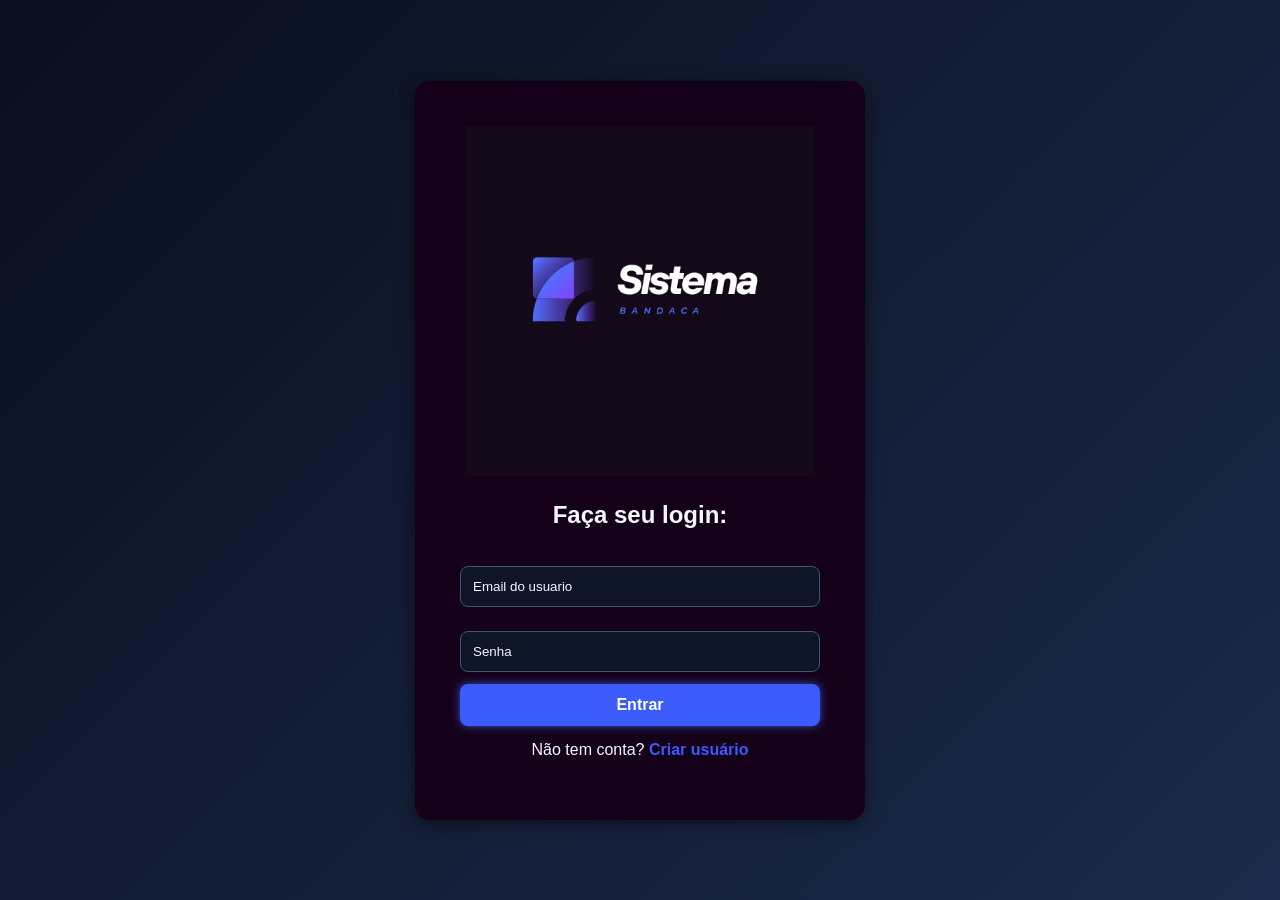
<file: front-end/index.html>
<!DOCTYPE html>
<html lang="pt-BR">
<head>
<meta charset="UTF-8" />
<meta name="viewport" content="width=device-width, initial-scale=1.0" />
<title>Página de Login</title>
<link rel="stylesheet" href="index.css" />
</head>
<body>
<div class="container">
<img src="logo.png" class="logo">
<h2>Faça seu login:</h2>


<input type="text" id="usuario" placeholder="Email do usuario" />
<input type="password" id="senha" placeholder="Senha" />


<button onclick="entrar(event)">Entrar</button>
<p class="criar">
    Não tem conta? <a href="cadastro.html">Criar usuário</a>
</p>
</div>


<script src="index.js"></script>
</body>
</html>
</file>
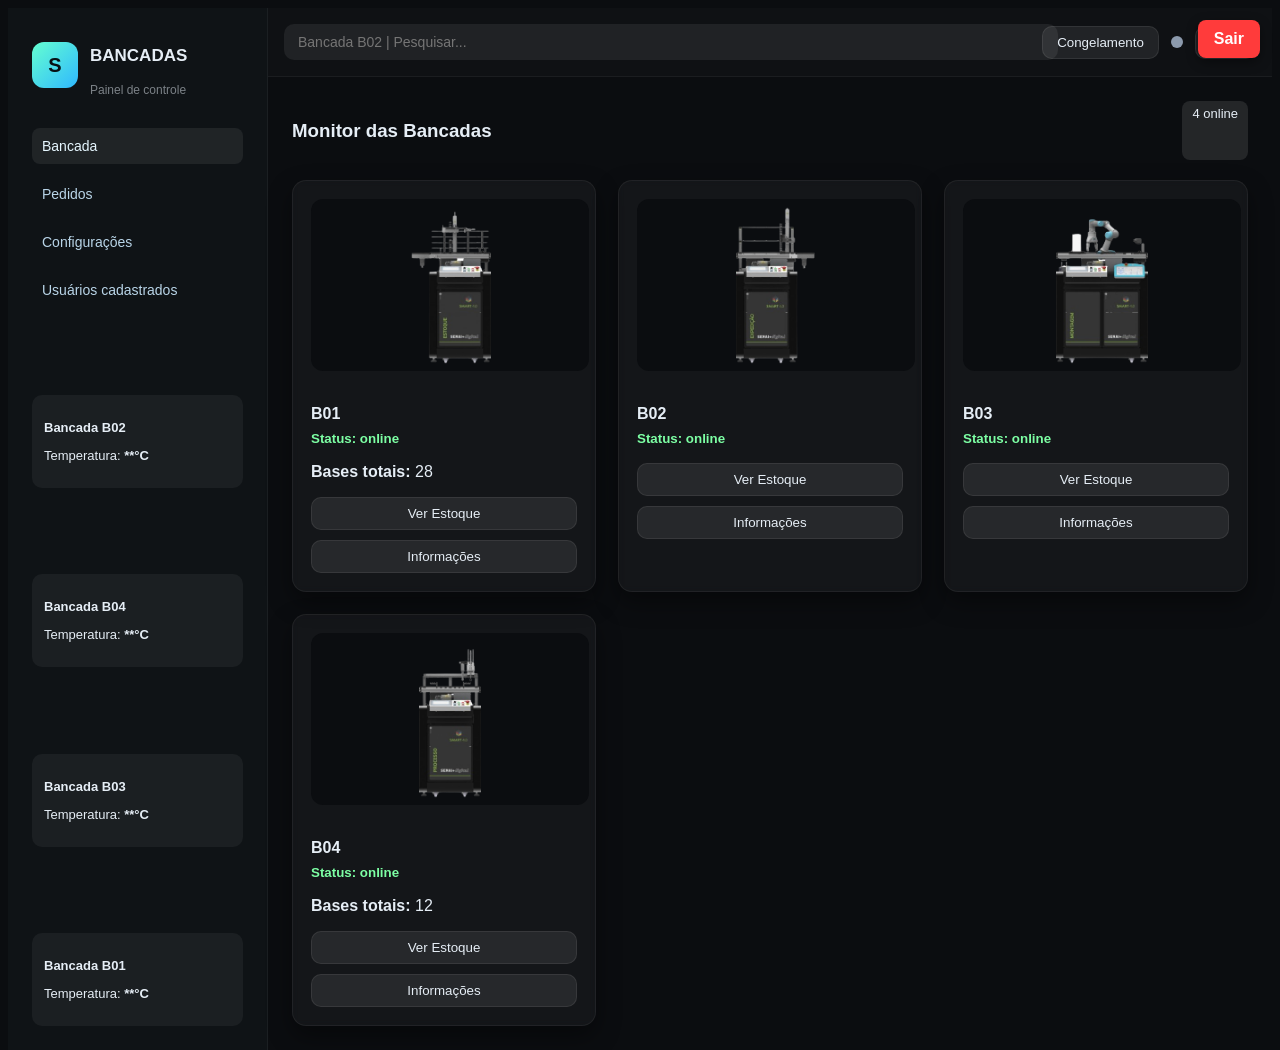
<file: front-end/bancada.html>
<!DOCTYPE html>
<html lang="pt-BR">
<head>
    <meta charset="UTF-8">
    <meta name="viewport" content="width=device-width, initial-scale=1.0">
    <title>Painel Industrial</title>
    <link rel="stylesheet" href="bancada.css">
</head>
<body>

<a href="index.html" class="logout">Sair</a>

<div class="app" id="app">

    <!-- MENU LATERAL -->
    <aside class="sidebar">
        <div class="brand">
            <div class="logo">S</div>
            <div class="brand-info">
                <h2>BANCADAS</h2>
                <span>Painel de controle</span>
            </div>
        </div>

        <nav class="menu">
            <a href="#" class="active">Bancada</a>
           <a href="pedidos.html">Pedidos</a>
            <a href="#">Configurações</a>
            <a href="usuarios.cadastrados.html">Usuários cadastrados</a>

        </nav>

        <div class="status-box">
            <p><strong>Bancada B02</strong></p>
            <p>Temperatura: <strong>**°C</strong></p>
        </div>
        <div class="status-box">
    <p><strong>Bancada B04</strong></p>
    <p>Temperatura: <strong>**°C</strong></p>
</div>
<div class="status-box">
    <p><strong>Bancada B03</strong></p>
    <p>Temperatura: <strong>**°C</strong></p>
</div>
<div class="status-box">
    <p><strong>Bancada B01</strong></p>
    <p>Temperatura: <strong>**°C</strong></p>
</div>


    </aside>

    <!-- ÁREA PRINCIPAL -->
    <main class="main">

        <header class="topbar">
            <div class="search-box">
                <input id="search" placeholder="Bancada B02 | Pesquisar...">
            </div>

            <button id="freezeBtn" class="btn">Congelamento</button>
            <div id="freezeDot" class="dot"></div>

            <button class="btn">Novo</button>
        </header>

        <section class="content">

            <div class="content-header">
                <h3>Monitor das Bancadas</h3>
                <span class="badge" id="onlineCount">4 online</span>
            </div>

            <div class="grid" id="grid">
                <!-- CARDS das 4 BANCADAS serão gerados pelo JS -->
            </div>

        </section>

    </main>
</div>

<div id="frozenBanner" class="frozen-banner">CONGELAMENTO ATIVADO</div>

<script src="bandaca.js"></script>
</body>
</html>
</file>
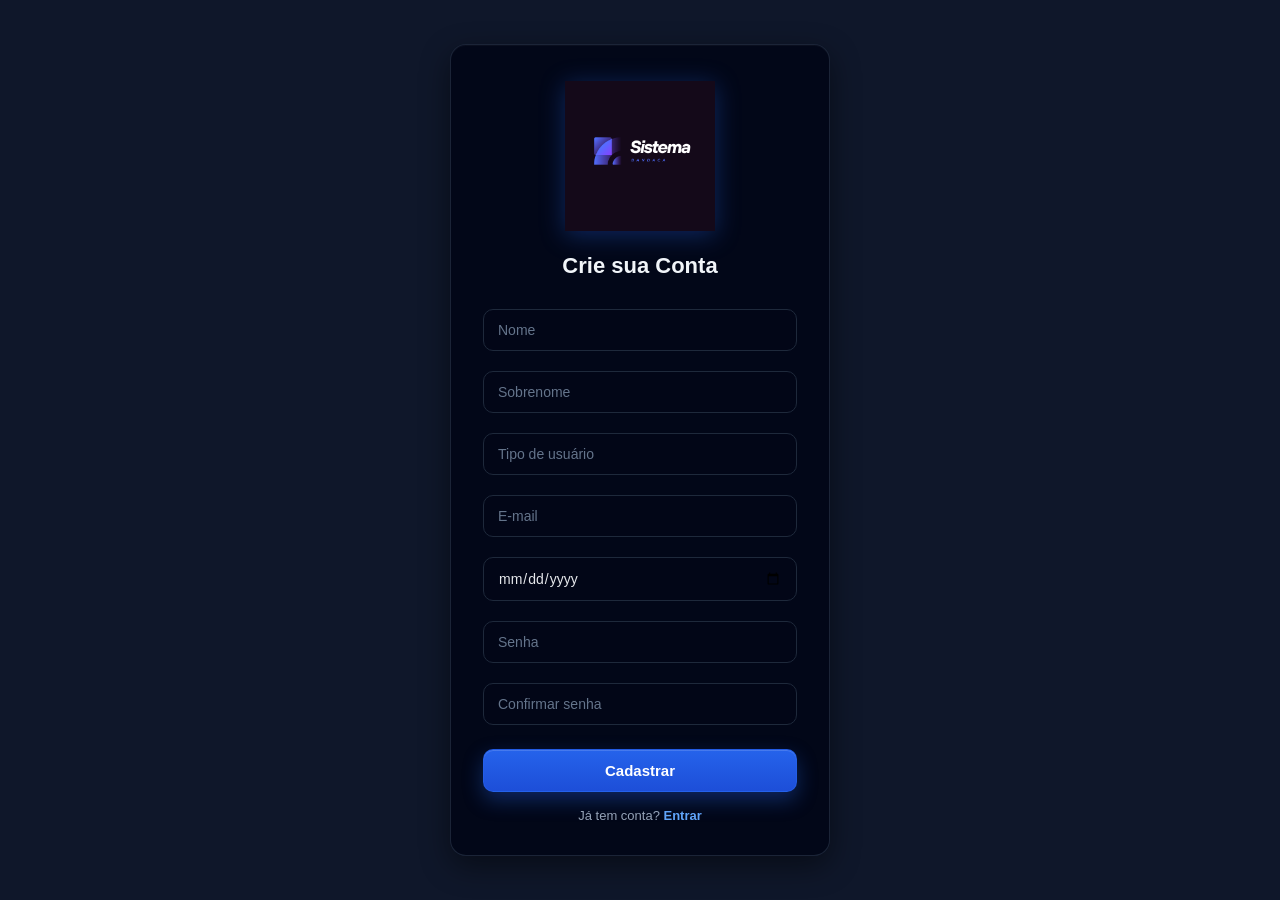
<file: front-end/cadastro.html>
<!DOCTYPE html>
<html lang="pt-BR">
<head>
    <meta charset="utf-8" />
    <meta name="viewport" content="width=device-width,initial-scale=1" />
    <title>Cadastro de Usuário</title>
    <link rel="stylesheet" href="cadastro.css">
</head>
<body>
    <div class="container">
        <img src="logo.png" class="logo" alt="Logo do Sistema">
        <h2>Crie sua Conta</h2>

        <form id="formCadastro" novalidate>

            <input name="nome" type="text" placeholder="Nome" required>
            <input name="sobrenome" type="text" placeholder="Sobrenome" required>
<input name="tipo_usuario" type="text" placeholder="Tipo de usuário" required>


            <input name="email" type="email" placeholder="E-mail" required>

            <label class="data-label"></label>
            <input name="nascimento" type="date" required>

            <input name="senha" id="senha" type="password" placeholder="Senha" required>
            <input name="confirma" id="confirma" type="password" placeholder="Confirmar senha" required>

            <button type="submit">Cadastrar</button>
        </form>

        <p class="voltar">Já tem conta? <a href="index.html">Entrar</a></p>
    </div>

<script>
document.addEventListener('DOMContentLoaded', function () {
    const form = document.getElementById('formCadastro');
    if (!form) return;

    form.addEventListener('submit', function (e) {
        e.preventDefault();

        const nome = form.elements['nome'].value.trim();
        const sobrenome = form.elements['sobrenome'].value.trim();
        const  tipo_usuario = form.elements['tipo_usuario'].value.trim();
        const email = form.elements['email'].value.trim();
        const nascimento = form.elements['nascimento'].value;
        const senha = form.elements['senha'].value;
        const confirma = form.elements['confirma'].value;
       
       

        if (!nome || !sobrenome || !email || !nascimento || !senha || !tipo_usuario || !confirma) {
            alert('Por favor, preencha todos os campos.');
            return;
        }


        if (senha !== confirma) {
            alert('As senhas não coincidem.');
            return;
        }

        try {
            const user = { nome, sobrenome, tipo_usuario, email, nascimento, senha }
            fetch("http://localhost:1880/api/usuario/cadastrar", {
                method:"POST",
                headers: {
                    "Content-Type":"Application/JSON"
                },
                body:JSON.stringify(user)
            })
        } catch (err) {
            console.warn('Erro ao salvar no localStorage:', err);
        }

        alert('Cadastro realizado com sucesso! Redirecionando...');
        setTimeout(() => {
            window.location.href = "index.html";
        }, 700);
    });
});

</script>
 
</body>
</html>
</file>
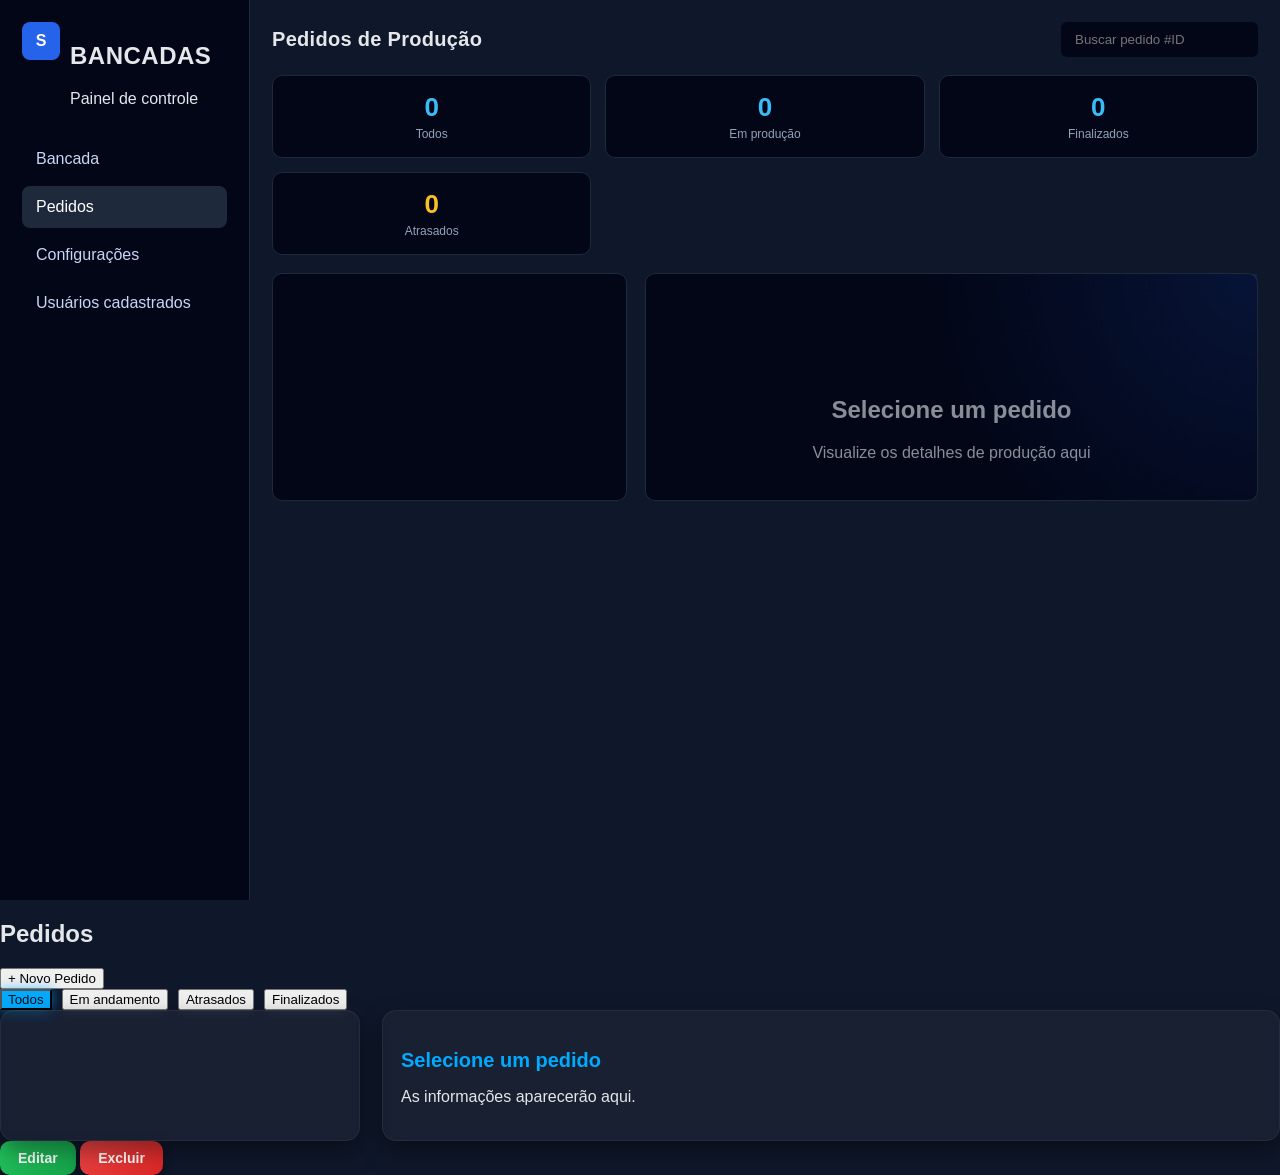
<file: front-end/pedidos.html>
<!DOCTYPE html>
<html lang="pt-BR">
<head>
  <meta charset="UTF-8" />
  <meta name="viewport" content="width=device-width, initial-scale=1.0"/>
  <title>Painel • Pedidos</title>
  <link rel="stylesheet" href="pedidos.css"/>
</head>
<body>
<div class="app">

  <aside class="sidebar">
    <div class="brand">
      <div class="logo">S</div>
      <div class="brand-info">
        <h2>BANCADAS</h2>
        <span>Painel de controle</span>
      </div>
    </div>

    <nav class="menu">
      <a href="bancada.html">Bancada</a>
      <a href="pedidos.html" class="active">Pedidos</a>
      <a href="#">Configurações</a>
      <a href="usuarios.cadastrados.html">Usuários cadastrados</a>
    </nav>
  </aside>

  <main class="main">
    <header class="topbar">
      <h1>Pedidos de Produção</h1>
      <input id="search" class="search" placeholder="Buscar pedido #ID"/>
    </header>

<section class="kpis">
  <div class="kpi filter active" data-filter="all">
    <span id="kpiAll">0</span>
    <small>Todos</small>
  </div>
  <div class="kpi filter" data-filter="prod">
    <span id="kpiProd">0</span>
    <small>Em produção</small>
  </div>
  <div class="kpi filter" data-filter="done">
    <span id="kpiDone">0</span>
    <small>Finalizados</small>
  </div>
  <div class="kpi filter warn" data-filter="late">
    <span id="kpiLate">0</span>
    <small>Atrasados</small>
  </div>
</section>
    <section class="orders">
      <div class="orders-list" id="lista-pedidos"></div>
      <div class="order-details" id="detalhes">
        <div class="empty">
          <h2>Selecione um pedido</h2>
          <p>Visualize os detalhes de produção aqui</p>
        </div>
      </div>
    </section>
  </main>
</div>
<div class="content">
<div class="content-header">
  <h2>Pedidos</h2>

  <button class="btn novo-pedido" onclick="novoPedido()">
    + Novo Pedido
  </button>

  <div class="filtros">
      <button class="btn filtro active" data-status="todos">Todos</button>
      <button class="btn filtro" data-status="andamento">Em andamento</button>
      <button class="btn filtro" data-status="atrasado">Atrasados</button>
      <button class="btn filtro" data-status="finalizado">Finalizados</button>
    </div>
  </div>

  <div class="pedidos-layout">
    <div class="pedidos-lista" id="listaPedidos"></div>

    <div class="pedido-detalhes" id="detalhesPedido">
      <h3>Selecione um pedido</h3>
      <p>As informações aparecerão aqui.</p>
    </div>
  </div>
</div>

  <button class="btn-pedido edit-pedido">Editar</button>
  <button class="btn-pedido delete-pedido">Excluir</button>
</td>
<script src="pedidos.js"></script>
<div id="modalPedido" class="modal" style="display:none;">
  <div class="modal-content">
    <h2>Novo Pedido</h2>

    <input type="text" id="cliente" placeholder="Cliente">
    <input type="text" id="produto" placeholder="Produto">

    <button onclick="salvarPedido()">Salvar</button>
    <button onclick="fecharModal()">Cancelar</button>
  </div>
</div>
</body>
</html>
</file>
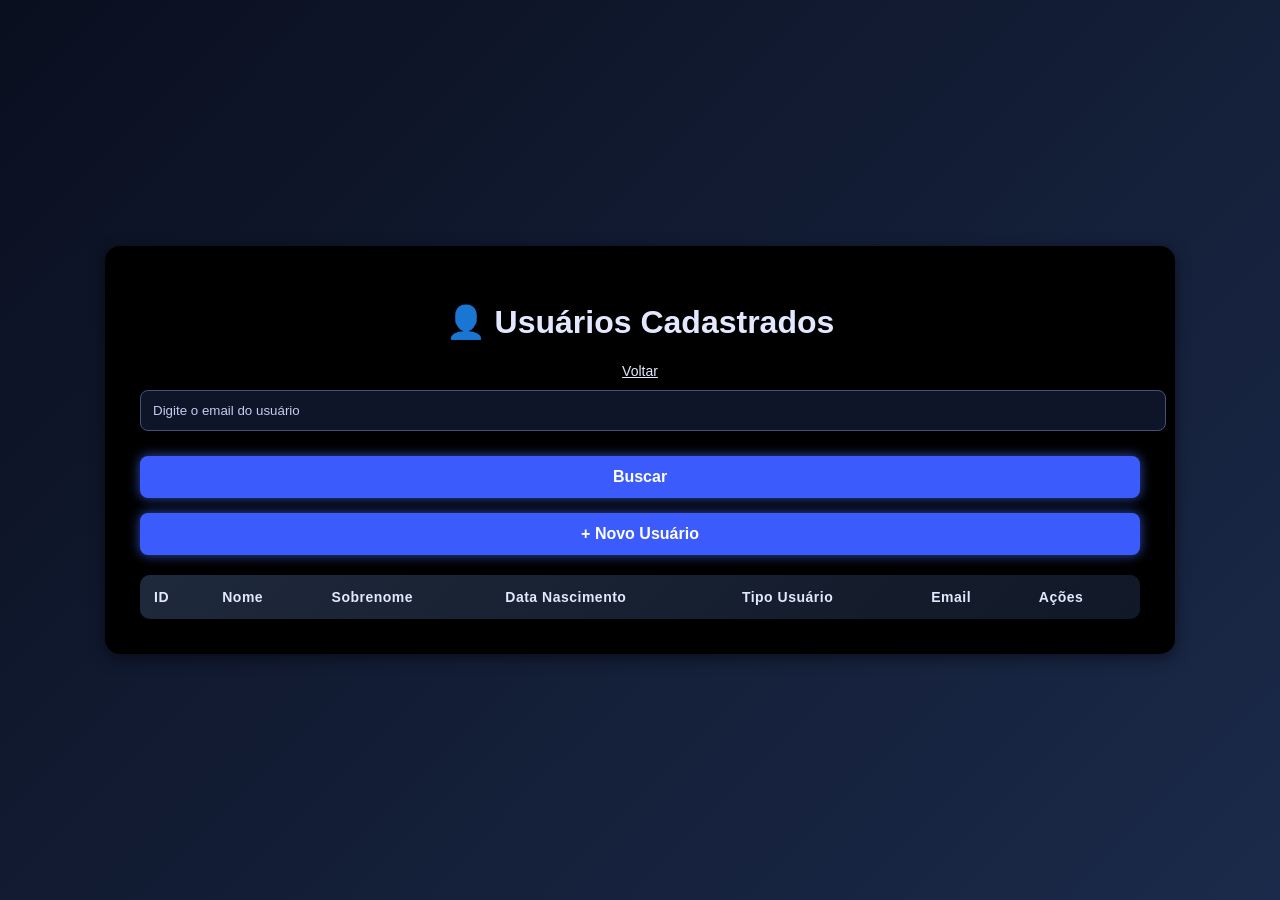
<file: front-end/usuarios.cadastrados.html>
<!DOCTYPE html>
<html lang="pt-BR">
<head>
<meta charset="UTF-8">
<meta name="viewport" content="width=device-width, initial-scale=1.0">
<title>Usuários cadastrados</title>
<link rel="stylesheet" href="usuarios.css">
</head>

<body>

<div class="container">

<header class="header">
<h1>👤 Usuários Cadastrados</h1>
<a href="bancada.html" class="btn voltar">Voltar</a>
</header>

<div class="top-bar">
<input type="text" id="inputBusca" placeholder="Digite o email do usuário">
<button onclick="buscar()">Buscar</button>
<button class="btn add">+ Novo Usuário</button>
</div>

<div class="card">

<table class="user-table">

<thead>
<tr>
<th>ID</th>
<th>Nome</th>
<th>Sobrenome</th>
<th>Data Nascimento</th>
<th>Tipo Usuário</th>
<th>Email</th>
<th>Ações</th>
</tr>
</thead>

<tbody id="tabelaUsuarios">
<!-- JS insere os usuários aqui -->
</tbody>

</table>

</div>

</div>

<script>

document.addEventListener("DOMContentLoaded", () => {

const botaoNovo = document.querySelector(".btn.add");

botaoNovo.addEventListener("click", () => {
window.location.href = "cadastro.html";
});

});

</script>

<script src="usuarios.js"></script>

</body>
</html>
</file>
<file: front-end/index.css>
body {
margin: 0;
padding: 0;
font-family: Arial, Helvetica, sans-serif;
background: linear-gradient(135deg, #0a0f1f, #1b2a4a);
height: 100vh;
display: flex;
justify-content: center;
align-items: center;
}


.container {
background: #140019;
width: 360px;
padding: 45px;
border-radius: 15px;
box-shadow: 0 4px 15px rgba(0,0,0,0.5);
text-align: center;
color: #e3e8ff;
}


.logo {
    width: 350px;     
    height: 350px;    
    display: block;
    margin: 0 auto 25px;
    object-fit: contain;
}


h2 {
margin-bottom: 25px;
color: #f5f7ff;
font-weight: bold;
}


input {
width: 100%;
padding: 12px;
box-sizing: border-box;
margin: 12px 0;
border-radius: 8px;
border: 1px solid #44527a;
background: #0e1528;
color: #f5f7ff;
}


input::placeholder {
color: #f5f7ff;
}


button {
width: 100%;
padding: 12px;
background: #3b5bfd;
border: none;
color: white;
font-size: 16px;
border-radius: 8px;
cursor: pointer;
font-weight: bold;
transition: 0.3s;
box-shadow: 0 0 10px rgba(70,110,255,0.7);
}

.criar {
    margin-top: 15px;
    color: #f5f7ff;
}

.criar a {
    color: #3b5bfd;
    font-weight: bold;
    text-decoration: none;
}

.criar a:hover {
    text-decoration: underline;
}
button:hover {
background: #2944c7;
box-shadow: 0 0 12px rgba(120,150,255,0.9);
}
</file>
<file: front-end/bancada.css>
atualize * {
    margin: 0;
    padding: 0;
    box-sizing: border-box;
}

body {
    font-family: "Inter", Arial, sans-serif;
    background: #0b0d10;
    color: #e6eef6;
}

/* LAYOUT GERAL */
.app {
    display: grid;
    grid-template-columns: 260px 1fr;
    height: 100vh;
}

/* SIDEBAR */
.sidebar {
    background: #0f1316;
    padding: 24px;
    display: flex;
    flex-direction: column;
    border-right: 1px solid rgba(255,255,255,0.05);
}

.brand {
    display: flex;
    align-items: center;
    gap: 12px;
    margin-bottom: 30px;
}

.logo {
    width: 46px;
    height: 46px;
    border-radius: 12px;
    background: linear-gradient(135deg, #64ffd1, #2fb8ff);
    display: flex;
    justify-content: center;
    align-items: center;
    color: #071013;
    font-weight: 700;
    font-size: 20px;
}

.brand-info h2 {
    font-size: 17px;
    font-weight: 700;
}
.brand-info span {
    font-size: 12px;
    opacity: 0.5;
}

.menu {
    display: flex;
    flex-direction: column;
    gap: 12px;
}

.menu a {
    padding: 10px;
    border-radius: 8px;
    text-decoration: none;
    color: #b9d5e8;
    font-size: 14px;
}

.menu a:hover,
.menu a.active {
    background: rgba(255,255,255,0.07);
    color: #e6f7ff;
}

.status-box {
    margin-top: auto;
    background: rgba(255,255,255,0.05);
    padding: 12px;
    border-radius: 10px;
    font-size: 13px;
}

/* TOPBAR */
.topbar {
    display: flex;
    align-items: center;
    gap: 12px;
    padding: 16px;
    border-bottom: 1px solid rgba(255,255,255,0.05);
    background: rgba(255,255,255,0.015);
}

.search-box {
    flex: 1;
}

.search-box input {
    width: 100%;
    padding: 10px 14px;
    border-radius: 10px;
    border: none;
    background: rgba(255,255,255,0.07);
    color: white;
    font-size: 14px;
}

/* BOTOES */
.btn {
    padding: 8px 14px;
    border-radius: 10px;
    background: rgba(255,255,255,0.08);
    border: 1px solid rgba(255,255,255,0.08);
    color: #e6eef6;
    cursor: pointer;
}

.btn:hover {
    background: rgba(255,255,255,0.12);
}

.dot {
    width: 12px;
    height: 12px;
    border-radius: 50%;
    background: #8c9aad;
}

/* CONTENT */
.content {
    padding: 24px;
}

.content-header {
    display: flex;
    justify-content: space-between;
    margin-bottom: 20px;
}

.badge {
    padding: 5px 10px;
    background: rgba(255,255,255,0.1);
    border-radius: 8px;
    font-size: 13px;
}

/* GRID DE CARDS */
.grid {
    display: grid;
    gap: 22px;
    grid-template-columns: repeat(auto-fill, minmax(240px, 1fr));
}

/* CARD */
.card {
    background: rgba(255,255,255,0.04);
    border: 1px solid rgba(255,255,255,0.06);
    border-radius: 14px;
    padding: 18px;
    backdrop-filter: blur(3px);
    box-shadow: 0 10px 25px rgba(0,0,0,0.4);
    transition: transform .2s, box-shadow .2s;
}

.card:hover {
    transform: translateY(-6px);
    box-shadow: 0 14px 35px rgba(0,0,0,0.55);
}

.card h3 {
    margin-bottom: 6px;
    font-size: 16px;
}

.card small {
    color: #94a8c0;
}

.card .status {
    margin-top: 14px;
    color: #7dffa4;
}

/* CONGELAMENTO */
.frozen {
    pointer-events: none;
    opacity: 0.5;
}

.frozen-banner {
    position: fixed;
    right: 18px;
    top: 18px;
    background: #0b1212;
    padding: 8px 14px;
    border-radius: 10px;
    border: 1px solid rgba(255,255,255,0.05);
    display: none;
}
.card-img {
    width: 100%;
    height: 120px;
    object-fit: cover;
    border-radius: 10px;
    margin-bottom: 12px;
}

  .card-img {
    width: 100%;
    height: 160px;
    object-fit: contain;   /* agora NÃO corta a imagem */
    border-radius: 12px;
    margin-bottom: 14px;
    background: #0b0d10;   /* fundo para as bordas da imagem */
    padding: 6px;          /* opcional */
}



.estoque-label {
    margin-top: 12px;
    font-size: 13px;
    color: #b8c7d9;
}

.estoque-bar {
    width: 100%;
    height: 10px;
    background: rgba(255,255,255,0.08);
    border-radius: 8px;
    overflow: hidden;
    margin: 6px 0;
}

.estoque-fill {
    height: 100%;
    border-radius: 8px;
    transition: width .4s ease;
}

.estoque-numero {
    font-size: 14px;
    opacity: 0.9;
    margin-top: -4px;
}
.logout {
    position: absolute;
    top: 20px;
    right: 20px;
    background: #ff3b3b;
    padding: 10px 16px;
    border-radius: 8px;
    color: white;
    text-decoration: none;
    font-weight: 600;
    box-shadow: 0 4px 12px rgba(0,0,0,0.4);
}

.logout:hover {
    background: #d12f2f;
}
/* --- ESTOQUE: BOLINHAS VISUAIS --- */

.visual-est {
    margin-top: 12px;
    display: flex;
    flex-direction: column;
    gap: 6px;
}

.linha-bolinhas {
    display: flex;
    gap: 6px;
}

.bolinha {
    width: 18px;
    height: 18px;
    border-radius: 50%;
    background: #777;
}

/* Disponível = azul */
.bolinha.disponivel {
    background: #00aaff;
}

/* Indisponível = vermelho */
.bolinha.indisponivel {
    background: #ff3b3b;
}

/* Legenda */
.legendas {
    margin-top: 14px;
    display: flex;
    gap: 20px;
    font-size: 14px;
    opacity: .9;
}

.legendas div {
    display: flex;
    align-items: center;
    gap: 6px;
}
/* ===== MODAL DO ESTOQUE ===== */
.estoque-modal {
    position: fixed;
    top: 0;
    left: 0;
    width: 100%;
    height: 100%;
    background: rgba(0,0,0,0.6);
    display: flex;
    justify-content: center;
    align-items: center;
    z-index: 9999;
}

.estoque-box {
    background: #0f1316;
    padding: 24px;
    border-radius: 12px;
    width: 420px;
    border: 1px solid rgba(255,255,255,0.08);
    box-shadow: 0 0 20px rgba(0,0,0,0.5);
}

.estoque-tabela {
    width: 100%;
    margin-top: 12px;
    border-collapse: collapse;
    font-size: 14px;
}

.estoque-tabela th,
.estoque-tabela td {
    padding: 8px;
    border-bottom: 1px solid rgba(255,255,255,0.1);
}


/* ===== VISUAL DAS BOLINHAS ===== */
.visual-est {
    margin-top: 16px;
    display: flex;
    flex-direction: column;
    gap: 8px;
}

.linha-bolinhas {
    display: flex;
    gap: 6px;
}

/* Bolinha base */
.bolinha {
    width: 18px;
    height: 18px;
    border-radius: 50%;
}

/* Azul = disponível */
.bolinha.disponivel {
    background: #00aaff;
}

/* Vermelha = indisponível */
.bolinha.indisponivel {
    background: #ff4444;
}

/* Legenda */
.legendas {
    margin-top: 14px;
    font-size: 13px;
    display: flex;
    justify-content: space-between;
    opacity: 0.85;
}

.legendas div {
    display: flex;
    align-items: center;
    gap: 6px;
}
/* STATUS CORES */
.status-online {
    color: #7dffa4 !important; /* verde */
    font-weight: 600;
}

.status-offline  {
    color: #ff5e5e !important; /* vermelho */
    font-weight: 600;
}

.acoes {
    margin-top: 14px;
    display: flex;
    flex-direction: column; /* um embaixo do outro */
    gap: 10px;
    width: 100%;
}

.acoes .btn {
    width: 100%;         /* botão ocupa toda a largura */
    text-align: center;  /* texto centralizado */
}
/* ---- MODAL BONITO ---- */
.estoque-modal {
    position: fixed;
    top: 0;
    left: 0;
    width: 100%;
    height: 100%;
    background: rgba(0, 0, 0, 0.55);
    backdrop-filter: blur(4px);
    display: flex;
    align-items: center;
    justify-content: center;
    animation: fadeIn 0.2s ease;
    z-index: 1000;
}

.estoque-box {
    background: #1e1e1e;
    padding: 28px;
    border-radius: 14px;
    width: 420px;
    color: #fff;
    animation: pop 0.25s ease;
    box-shadow: 0 0 20px rgba(0, 162, 255, 0.25);
    border: 1px solid #0077c2;
}

.estoque-box h2 {
    margin-bottom: 12px;
    text-align: center;
    font-size: 22px;
    color: #00aaff;
    text-shadow: 0 0 4px #00aaff;
}

.estoque-tabela {
    width: 100%;
    border-collapse: collapse;
    margin-top: 10px;
}

.estoque-tabela th {
    background: #0068a8;
    color: white;
    padding: 6px;
    border-radius: 4px;
}

.estoque-tabela td {
    padding: 6px;
    text-align: center;
    border-bottom: 1px solid #444;
}

.info-extra p {
    margin: 6px 0;
    background: #111;
    padding: 6px 8px;
    border-radius: 6px;
    border: 1px solid #333;
}

.btn.fechar {
    margin-top: 18px;
    background: #ff4444;
    width: 100%;
    border-radius: 8px;
}

.btn.fechar:hover {
    background: #ff2222;
}

/* bolinhas */
.bolinha {
    width: 14px;
    height: 14px;
    border-radius: 50%;
    margin: 3px;
}
</file>
<file: front-end/cadastro.css>
* {
  margin: 0;
  padding: 0;
  box-sizing: border-box;
  font-family: "Inter", Arial, sans-serif;
}

body {
  min-height: 100vh;
  background: #0f172a; /* MESMO FUNDO DA OUTRA PÁGINA */
  color: #e5e7eb;
  display: grid;
  place-items: center;
}

/* CONTAINER (CARD DE LOGIN / CADASTRO) */
.container {
  width: 380px;
  padding: 36px 32px 32px;
  border-radius: 16px;
  background: rgba(2, 6, 23, 0.9);
  border: 1px solid rgba(30, 41, 59, 0.9);
  box-shadow:
    0 10px 30px rgba(0,0,0,.45),
    inset 0 1px 0 rgba(255,255,255,.03);
  backdrop-filter: blur(6px);
  text-align: center;
}

/* LOGO */
.logo {
  width: 150px;
  margin-bottom: 18px;
  filter: drop-shadow(0 4px 12px rgba(37, 99, 235, .35));
}

/* TÍTULO */
h2 {
  font-size: 22px;
  font-weight: 700;
  margin-bottom: 20px;
  color: #f1f5f9;
}

/* INPUTS */
input, select {
  width: 100%;
  padding: 12px 14px;
  margin: 10px 0;
  border-radius: 10px;
  border: 1px solid #1e293b;
  background: #020617;
  color: #e5e7eb;
  font-size: 14px;
  outline: none;
  transition: 0.2s ease;
}

input::placeholder {
  color: #64748b;
}

input:focus,
select:focus {
  border-color: #2563eb;
  box-shadow: 0 0 0 2px rgba(37, 99, 235, 0.25);
}

/* SELECT ESPECÍFICO */
.tipo-usuario {
  margin-top: 6px;
  margin-bottom: 8px;
}

/* BOTÃO PRINCIPAL */
button {
  width: 100%;
  padding: 12px;
  margin-top: 14px;
  border-radius: 10px;
  border: 1px solid rgba(37, 99, 235, 0.6);
  background: linear-gradient(180deg, #2563eb, #1d4ed8);
  color: white;
  font-weight: 600;
  font-size: 15px;
  cursor: pointer;
  transition: 0.2s ease;
  box-shadow:
    0 8px 20px rgba(37, 99, 235, 0.35),
    inset 0 1px 0 rgba(255,255,255,.15);
}

button:hover {
  transform: translateY(-1px);
  box-shadow:
    0 12px 26px rgba(37, 99, 235, 0.5),
    inset 0 1px 0 rgba(255,255,255,.2);
}

button:active {
  transform: translateY(0);
  box-shadow: 0 6px 16px rgba(37, 99, 235, 0.4);
}

/* LINK VOLTAR */
.voltar {
  margin-top: 16px;
  font-size: 13px;
  color: #94a3b8;
}

.voltar a {
  color: #60a5fa;
  text-decoration: none;
  font-weight: 600;
}

.voltar a:hover {
  text-decoration: underline;
}
</file>
<file: front-end/pedidos.css>
* {
  box-sizing: border-box;
  font-family: "Segoe UI", Arial, sans-serif;
}
body {
  margin: 0;
  background: #0f172a;
  color: #e5e7eb;

}

.app {
  display: flex;
  min-height: 100vh;
}

/* Sidebar */
.sidebar {
  width: 250px;
  background: linear-gradient(180deg, #020617, #020617);
  padding: 22px;
  border-right: 1px solid #1e293b;
}

.brand {
  display: flex;
  gap: 10px;
  margin-bottom: 30px;
}

.logo {
  width: 38px;
  height: 38px;
  border-radius: 10px;
  background: linear-gradient(135deg, #2563eb, #22d3ee);
  display: grid;
  place-items: center;
  font-weight: 700;
  color: #fff;
}

.menu a {
  display: block;
  padding: 12px 14px;
  border-radius: 10px;
  color: #cbd5f5;
  text-decoration: none;
  margin-bottom: 6px;
  transition: all .2s ease;
}

.menu a.active,
.menu a:hover {
  background: linear-gradient(90deg, rgba(37,99,235,.25), transparent);
  color: #fff;
}

/* Main */
.main {
  flex: 1;
  padding: 22px;
}

.topbar {
  display: flex;
  justify-content: space-between;
  align-items: center;
  margin-bottom: 18px;
}

.topbar h1 {
  margin: 0;
  font-size: 22px;
}

.search {
  padding: 10px 14px;
  border-radius: 12px;
  border: 1px solid #1e293b;
  background: #020617;
  color: #fff;
  outline: none;
}

/* KPIs */
.kpis {
  display: grid;
  grid-template-columns: repeat(3, 1fr);
  gap: 14px;
  margin-bottom: 18px;
}

.kpi {
  background: linear-gradient(180deg, #020617, #020617);
  border-radius: 16px;
  padding: 16px;
  border: 1px solid #1e293b;
  text-align: center;
}

.kpi span {
  font-size: 26px;
  font-weight: 700;
  color: #38bdf8;
}

.kpi.warn span {
  color: #fbbf24;
}

.kpi small {
  display: block;
  margin-top: 4px;
  font-size: 12px;
  color: #94a3b8;
}

/* Orders */
.orders {
  display: grid;
  grid-template-columns: 1.1fr 1.9fr;
  gap: 18px;
}

.orders-list {
  background: linear-gradient(180deg, #020617, #020617);
  border-radius: 18px;
  padding: 14px;
  border: 1px solid #1e293b;
  max-height: calc(100vh - 260px);
  overflow-y: auto;
}

.order-item {
  padding: 14px;
  border-radius: 14px;
  background: linear-gradient(180deg, #0f172a, #020617);
  border: 1px solid #1e293b;
  margin-bottom: 10px;
  cursor: pointer;
  transition: all .15s ease;
}

.order-item:hover {
  transform: translateY(-2px);
  box-shadow: 0 10px 24px rgba(0,0,0,.35);
}

.order-item.active {
  outline: 2px solid #2563eb;
}

.order-meta {
  display: flex;
  justify-content: space-between;
  margin-top: 6px;
  font-size: 12px;
  color: #94a3b8;
}

.badge {
  padding: 4px 10px;
  border-radius: 999px;
  font-size: 11px;
  background: rgba(148,163,184,.15);
}

/* Details */
.order-details {
  background: linear-gradient(180deg, #020617, #020617);
  border-radius: 18px;
  padding: 22px;
  border: 1px solid #1e293b;
  position: relative;
}

.order-details::before {
  content: "";
  position: absolute;
  inset: 0;
  background: radial-gradient(circle at top right, rgba(37,99,235,.15), transparent 50%);
  pointer-events: none;
}

.detail-grid {
  display: grid;
  grid-template-columns: repeat(2, 1fr);
  gap: 12px;
  margin: 12px 0;
}

.detail-box {
  background: #0f172a;
  border-radius: 12px;
  padding: 12px;
  border: 1px solid #1e293b;
}

.detail-box span {
  display: block;
  font-size: 11px;
  color: #94a3b8;
}

.colors {
  display: grid;
  grid-template-columns: repeat(2, 1fr);
  gap: 10px;
}

.color-dot {
  width: 12px;
  height: 12px;
  border-radius: 50%;
  display: inline-block;
  margin-right: 6px;
}

.empty {
  text-align: center;
  opacity: .6;
  padding-top: 80px;
}
.kpi.filter {
  cursor: pointer;
  transition: transform .12s ease, box-shadow .12s ease, border .12s ease;
}

.kpi.filter:hover {
  transform: translateY(-2px);
  box-shadow: 0 10px 24px rgba(0,0,0,.35);
}

.kpi.filter.active {
  border: 2px solid #2563eb;
}

/* === PADRONIZAÇÃO COM A PÁGINA DE BANCADAS === */

body {
  background: #0f172a !important;
  color: #e5e7eb;
}

.sidebar {
  background: #020617 !important;
  border-right: 1px solid #1e293b !important;
}

.brand h2 {
  font-weight: 600;
  letter-spacing: .5px;
}

.logo {
  border-radius: 8px !important;
  background: #2563eb !important;
}

.menu a {
  border-radius: 8px !important;
  color: #cbd5f5 !important;
}

.menu a.active,
.menu a:hover {
  background: #1e293b !important;
  color: #fff !important;
}

.topbar h1 {
  font-size: 20px;
  letter-spacing: .3px;
}

.search {
  background: #020617 !important;
  border: none !important;
  border-radius: 6px !important;
}

.orders-list,
.order-details,
.kpi {
  background: #020617 !important;
  border-radius: 10px !important;
  border: 1px solid #1e293b !important;
}

.order-item {
  background: #0f172a !important;
  border-radius: 8px !important;
  border: 1px solid #1e293b !important;
}

.order-item:hover {
  background: #1e293b !important;
  transform: none !important;
  box-shadow: none !important;
}

.badge {
  background: #334155 !important;
  font-size: 12px !important;
}

.detail-box {
  background: #0f172a !important;
  border: 1px solid #1e293b !important;
  border-radius: 8px !important;
}
/* ===== PEDIDOS ===== */

.pedidos-layout {
  display: grid;
  grid-template-columns: 360px 1fr;
  gap: 22px;
}

.pedidos-lista,
.pedido-detalhes {
  background: rgba(255,255,255,0.04);
  border: 1px solid rgba(255,255,255,0.06);
  border-radius: 14px;
  padding: 18px;
  backdrop-filter: blur(4px);
  box-shadow: 0 10px 25px rgba(0,0,0,0.4);
}

.pedidos-lista {
  max-height: 70vh;
  overflow-y: auto;
  display: flex;
  flex-direction: column;
  gap: 12px;
}

.pedido-card {
  background: rgba(255,255,255,0.05);
  border: 1px solid rgba(255,255,255,0.08);
  border-radius: 12px;
  padding: 14px;
  cursor: pointer;
  transition: transform .2s, box-shadow .2s, border .2s;
}

.pedido-card:hover {
  transform: translateY(-3px);
  box-shadow: 0 10px 25px rgba(0,0,0,0.5);
  border-color: #00aaff;
}

.pedido-card h4 {
  font-size: 15px;
  margin-bottom: 6px;
}

.pedido-card small {
  opacity: 0.7;
}

.status-tag {
  margin-top: 8px;
  display: inline-block;
  padding: 4px 10px;
  border-radius: 999px;
  font-size: 12px;
  font-weight: 600;
}

.status-andamento {
  background: rgba(0,170,255,0.15);
  color: #00aaff;
}

.status-atrasado {
  background: rgba(255,68,68,0.15);
  color: #ff4444;
}

.status-finalizado {
  background: rgba(125,255,164,0.15);
  color: #7dffa4;
}

.pedido-detalhes h3 {
  margin-bottom: 10px;
  font-size: 20px;
  color: #00aaff;
}

.info-pedido {
  margin-top: 14px;
  display: flex;
  flex-direction: column;
  gap: 10px;
}

.info-pedido div {
  background: rgba(255,255,255,0.05);
  padding: 10px 12px;
  border-radius: 8px;
  border: 1px solid rgba(255,255,255,0.08);
}

.cores {
  display: flex;
  gap: 10px;
  margin-top: 6px;
}

.cor {
  width: 22px;
  height: 22px;
  border-radius: 50%;
  border: 2px solid #111;
  box-shadow: 0 0 6px rgba(0,0,0,0.5);
}

.cor.azul { background: #00aaff; }
.cor.vermelho { background: #ff4444; }
.cor.preto { background: #000; }

.filtros {
  display: flex;
  gap: 10px;
}

.filtro.active {
  background: #00aaff;
  color: #021018;
  box-shadow: 0 0 12px rgba(0,170,255,0.6);
}



.btn-excluir:hover{
    background-color: #a71d2a;
}




/* ===== CONTAINER DOS BOTÕES ===== */
.acoes-pedido {
    display: flex;
    justify-content: center;
    align-items: center;
    gap: 10px;
}

/* ===== BOTÃO BASE ===== */
.btn-pedido {
    padding: 9px 18px;
    border-radius: 10px;
    border: none;
    font-size: 14px;
    font-weight: 600;
    cursor: pointer;
    color: white;
    transition: all 0.25s ease;
}

/* ===== ADICIONAR PEDIDO ===== */
.add-pedido {
    background: linear-gradient(135deg, #3b82f6, #2563eb);
    box-shadow: 0 4px 10px rgba(0,0,0,0.3);
}

.add-pedido:hover {
    transform: translateY(-2px) scale(1.05);
    box-shadow: 0 6px 14px rgba(0,0,0,0.4);
}

/* ===== EDITAR ===== */
.edit-pedido {
    background: linear-gradient(135deg, #22c55e, #16a34a);
    box-shadow: 0 4px 10px rgba(0,0,0,0.3);
}

.edit-pedido:hover {
    transform: translateY(-2px) scale(1.05);
    box-shadow: 0 6px 14px rgba(0,0,0,0.4);
}

/* ===== EXCLUIR ===== */
.delete-pedido {
    background: linear-gradient(135deg, #ef4444, #dc2626);
    box-shadow: 0 4px 10px rgba(0,0,0,0.3);
}

.delete-pedido:hover {
    transform: translateY(-2px) scale(1.05);
    box-shadow: 0 6px 14px rgba(0,0,0,0.4);
}
</file>
<file: front-end/usuarios.css>
body{
margin:0;
padding:0;
font-family: Arial, Helvetica, sans-serif;
background: linear-gradient(135deg,#0a0f1f,#1b2a4a);
min-height:100vh;
display:flex;
justify-content:center;
align-items:center;
}

.container{
background:#000;
width:90%;
max-width:1000px;
padding:35px;
border-radius:15px;
box-shadow:0 4px 15px rgba(0,0,0,0.5);
text-align:center;
color:#e3e8ff;
}

/* LOGO */

.logo{
width:180px;
margin-bottom:20px;
}

/* TITULO */

h2{
color:#fff;
margin-bottom:25px;
font-size:24px;
}

/* INPUTS */

input{
width:100%;
padding:12px;
margin:10px 0;
border-radius:8px;
border:1px solid #44527a;
background:#0e1528;
color:#fff;
}

input::placeholder{
color:#c7cbee;
}

/* SELECT */

select{
width:100%;
padding:6px;
margin:6px 0;
border-radius:8px;
border:1px solid #44527a;
background:#0e1528;
color:#fff;
font-size:13px;
}

select:focus{
outline:none;
border-color:#3b5bfd;
}

/* TIPO USUARIO */

.tipo-usuario{
margin-top:5px;
margin-bottom:8px;
}

.tipo-usuario select{
height:30px;
padding:2px 6px;
font-size:12px;
}

/* BOTÕES */

button{
width:100%;
padding:12px;
background:#3b5bfd;
border:none;
color:white;
border-radius:8px;
font-size:16px;
font-weight:bold;
cursor:pointer;
margin-top:15px;
transition:.3s;
box-shadow:0 0 12px rgba(70,110,255,0.7);
}

button:hover{
background:#2944c7;
box-shadow:0 0 15px rgba(120,150,255,1);
}

/* LINK VOLTAR */

.voltar{
margin-top:15px;
color:#e3e8ff;
font-size:14px;
}

.voltar a{
color:#3b5bfd;
text-decoration:none;
font-weight:bold;
}

/* ===== TABELA ===== */

.user-table{
  width: 100%;
  border-collapse: collapse;
  margin-top: 20px;
  background: #0e1528;
  border-radius: 10px;
  overflow: hidden;
  box-shadow: 0 10px 25px rgba(0,0,0,0.4);
}

/* CABEÇALHO */

.user-table thead{
  background: linear-gradient(135deg,#1e293b,#111827);
}

.user-table th{
  padding: 14px;
  text-align: left;
  font-size: 14px;
  color: #e3e8ff;
  letter-spacing: 0.5px;
}

/* LINHAS */

.user-table td{
  padding: 12px 14px;
  font-size: 14px;
  color: #d6dcff;
  border-bottom: 1px solid #1f2a44;
}

/* EFEITO HOVER */

.user-table tbody tr:hover{
  background: #16203a;
  transition: 0.2s;
}

/* LINHAS ALTERNADAS */

.user-table tbody tr:nth-child(even){
  background: #10172b;
}

/* COLUNA AÇÕES */

.user-table td.acoes{
  text-align: center;
}

.acoes-wrapper{
  display: flex;
  justify-content: center;
  gap: 10px;
}

/* AÇÕES */

.user-table td.acoes{
text-align:center;
}

.acoes-wrapper{
display:inline-flex;
gap:12px;
}

/* BOTÃO EDITAR */

.edit-btn{
background:linear-gradient(135deg,#0b5ed7,#003c64);
color:#fff;
padding:10px 18px;
border-radius:12px;
border:none;
cursor:pointer;
font-size:15px;
font-weight:600;
transition:.2s;
box-shadow:0 8px 20px rgba(0,0,0,0.45);
}

.edit-btn:hover{
transform:translateY(-2px) scale(1.03);
box-shadow:0 14px 28px rgba(0,0,0,0.6);
}

/* BOTÃO EXCLUIR */

.delete-btn{
background:linear-gradient(135deg,#ff3b3b,#b11212);
color:#fff;
padding:10px 18px;
border-radius:12px;
border:none;
cursor:pointer;
font-size:15px;
font-weight:600;
transition:.2s;
box-shadow:0 8px 20px rgba(0,0,0,0.45);
}

.delete-btn:hover{
transform:translateY(-2px) scale(1.03);
box-shadow:0 14px 28px rgba(0,0,0,0.6);
}


.edit-btn,
.delete-btn{
width:auto;
padding:6px 12px;
margin:0;
font-size:13px;
box-shadow:none;
}

.acoes-wrapper{
display:flex;
justify-content:center;
gap:8px;
}
.acoes button{
padding:6px 12px;
margin:2px;
border:none;
border-radius:6px;
cursor:pointer;
}

.edit-btn{
background:#2563eb;
color:white;
}

.delete-btn{
background:#ef4444;
color:white;
}
</file>
